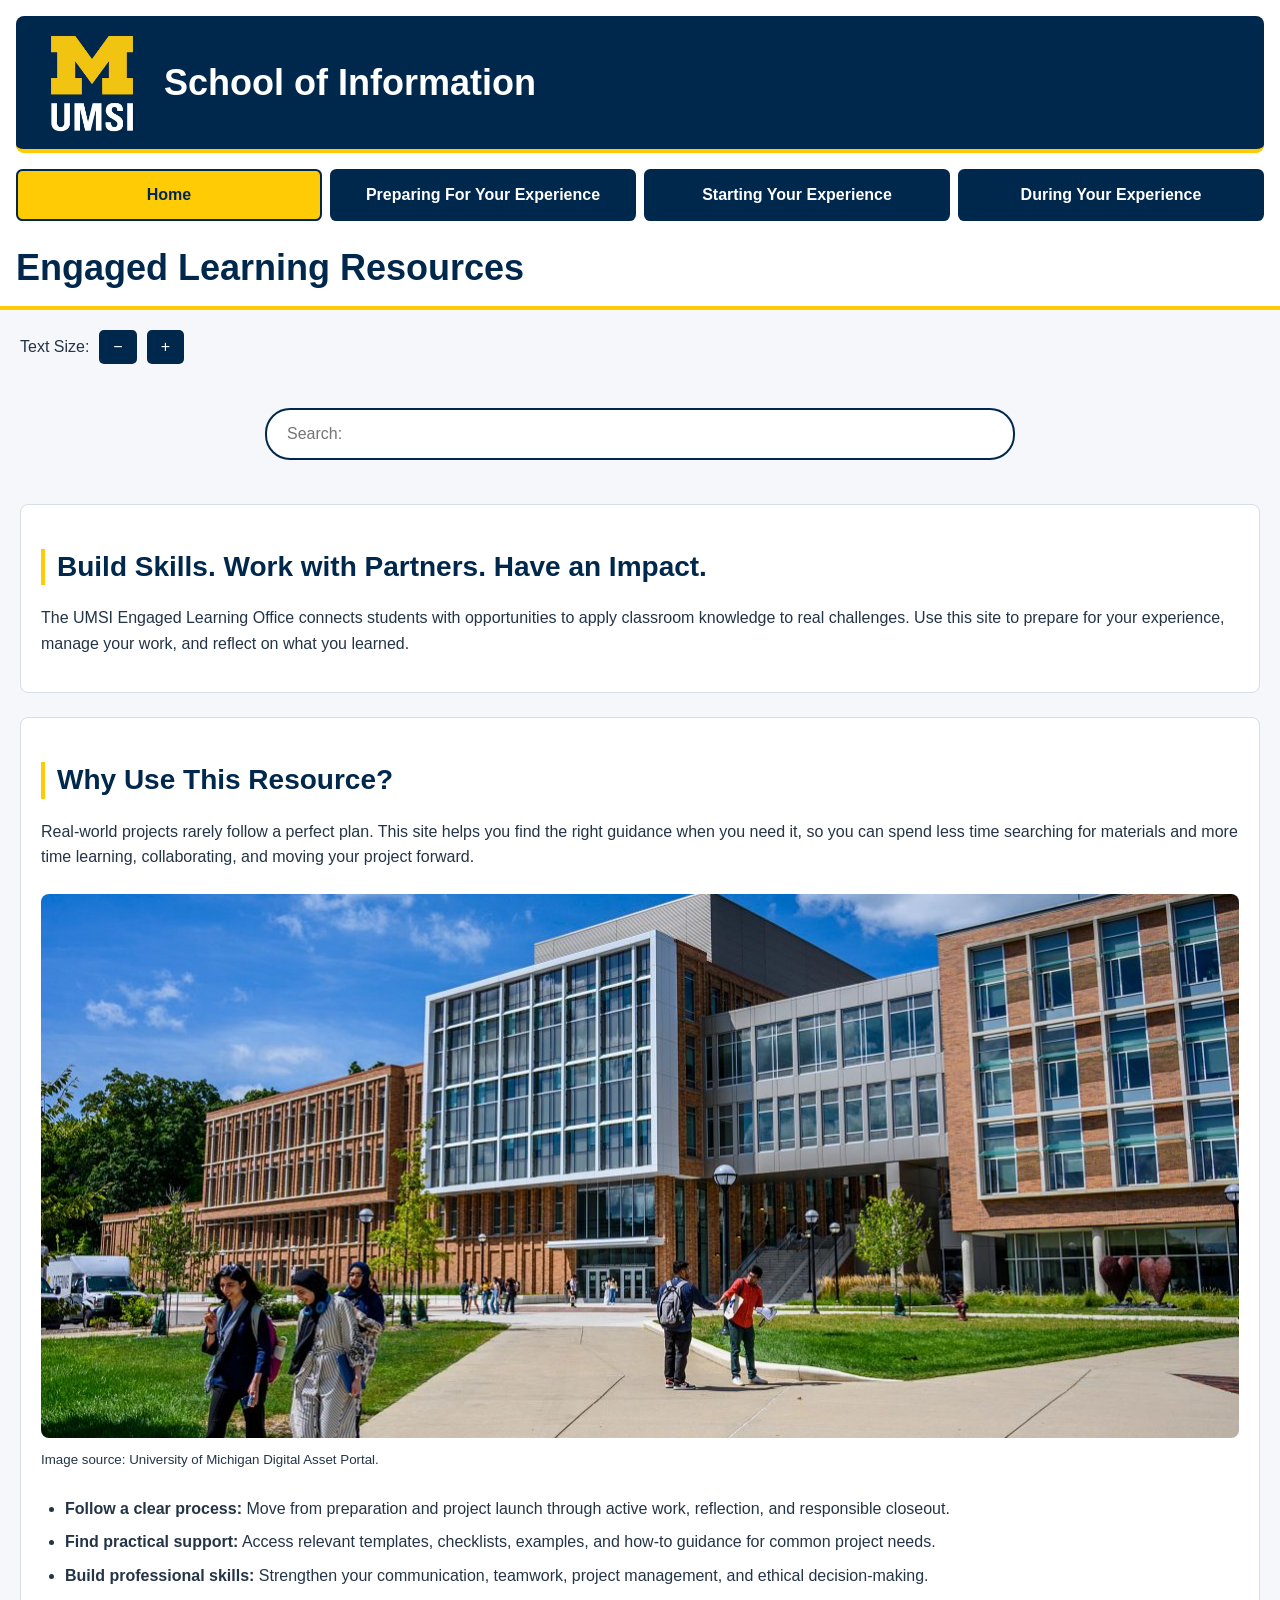
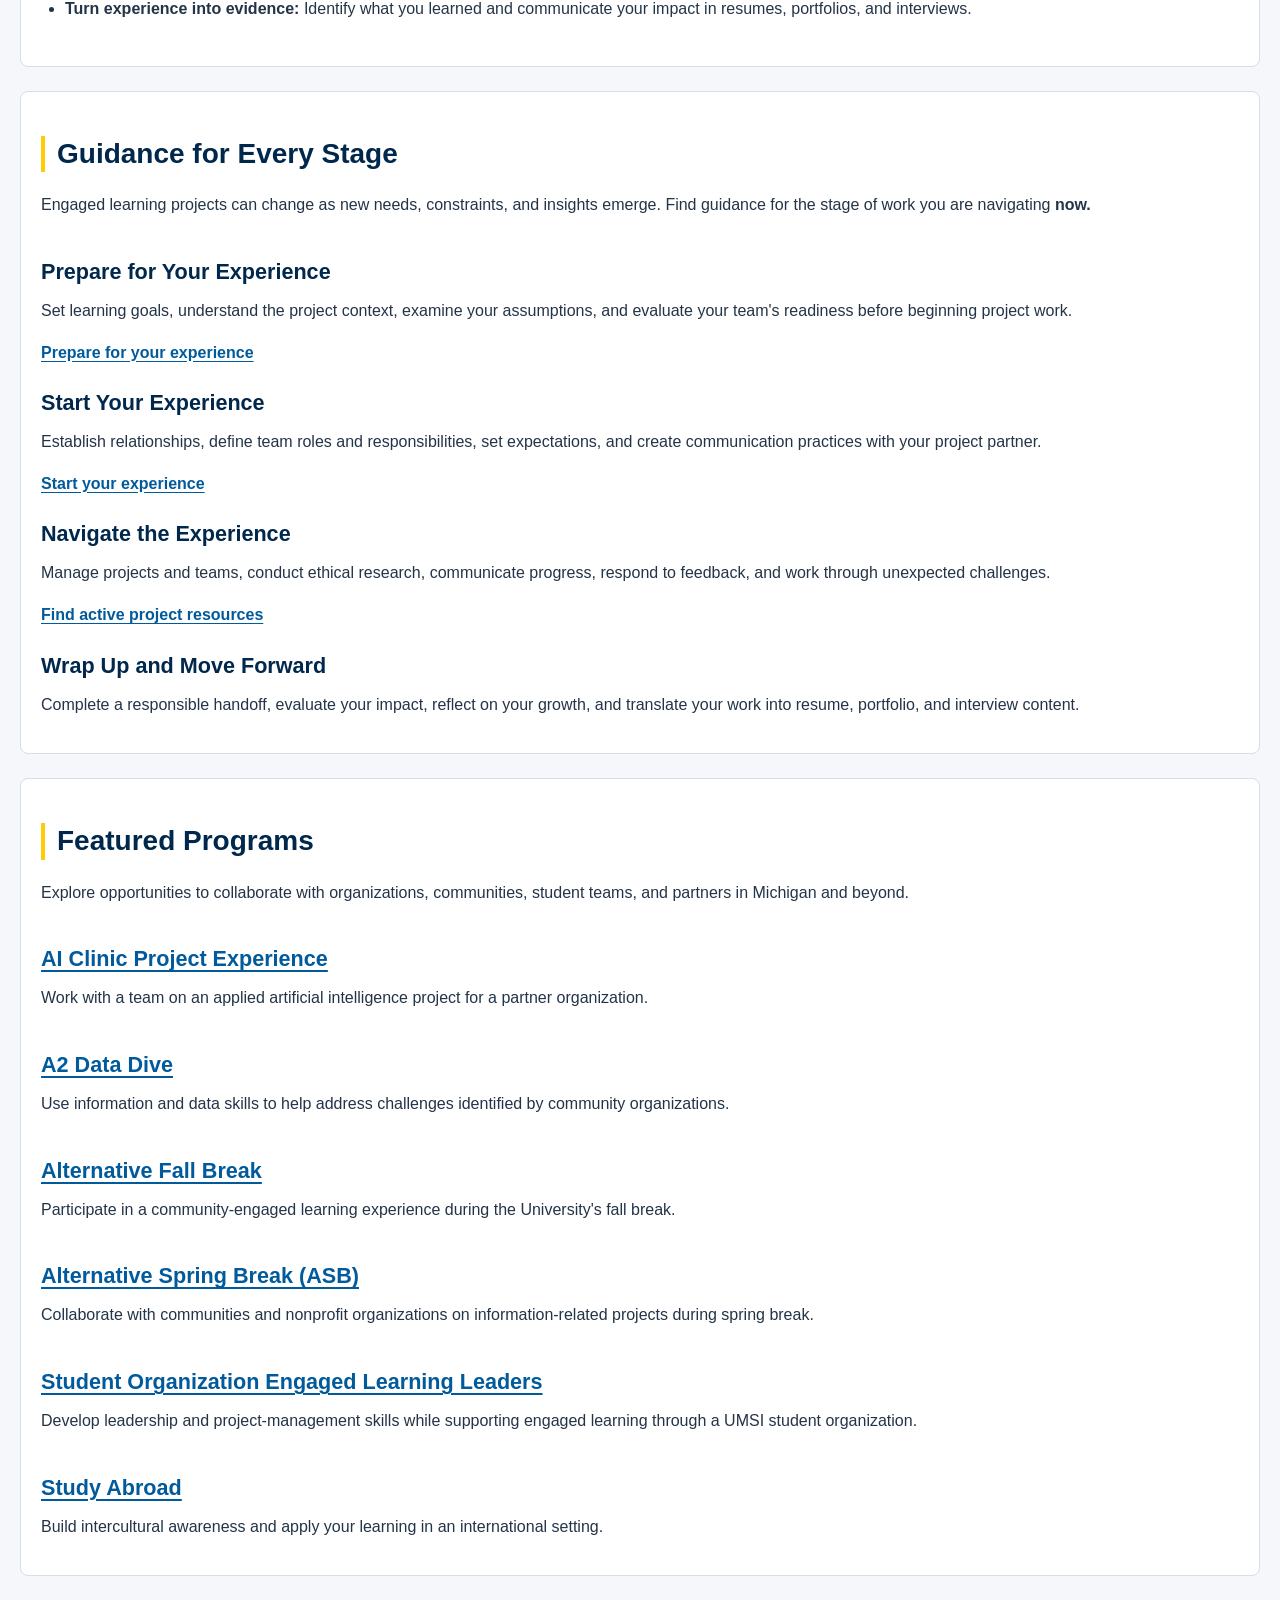
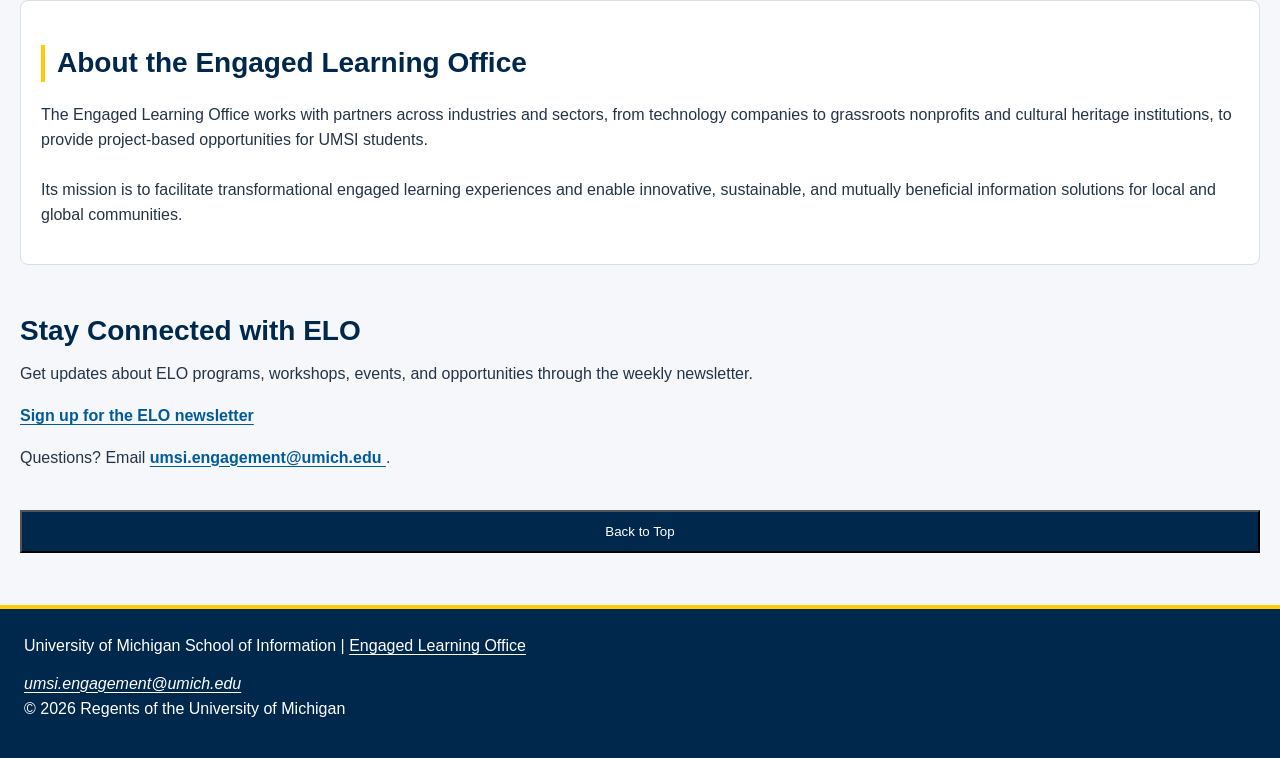
<file: index.html>
<!DOCTYPE html>
<html lang="en">
<head>
    <meta charset="UTF-8">
    <meta name="viewport" content="width=device-width, initial-scale=1.0">
    <link rel="stylesheet" href="css/html5reset.css">
    <link rel="stylesheet" href="css/style.css">
    <title>Engaged Learning Resources | UMSI</title>
</head>

<body>

    <header>
        <a href="#main">Skip to Main Content</a>

        <!-- <img src="images/UMSI_signature_vertical_informal_solidblue.jpg"
             alt="University of Michigan School of Information"> -->

        <div class="site-banner">
        <img
            src="images/UMSI_signature_vertical_informal_solidblue.jpg"
            alt="University of Michigan School of Information logo"
            class="banner-logo">
        <span class="banner-title">School of Information</span>
        </div>

        <nav>
            <ul>
                <li><a href="index.html" aria-current="page">Home</a></li>
                <li><a href="prep.html">Preparing For Your Experience</a></li>
                <li><a href="starting.html">Starting Your Experience</a></li>
                <li><a href="during.html">During Your Experience</a></li>
            </ul>
        </nav>

        <h1>Engaged Learning Resources</h1>
    </header>

    <main id="main">

    <div class="text-controls">
    <span>Text Size:</span>
    <button type="button" class="text-smaller" aria-label="Decrease text size">−</button>
    <button type="button" class="text-larger" aria-label="Increase text size">+</button>
    </div>

    <div class="search-container">
    <label for="site-search" class="visually-hidden">Search the website</label>
    <input type="search" id="site-search" class="site-search"
           placeholder="Search:">
    <div class="search-results" aria-live="polite"></div>
    </div>

        <section>
            <h2>Build Skills. Work with Partners. Have an Impact.</h2>

            <p>
                The UMSI Engaged Learning Office connects students with opportunities
                to apply classroom knowledge to real challenges. Use this site to
                prepare for your experience, manage your work, and reflect on what
                you learned.
            </p>

            <!-- <iframe
                width="560"
                height="315"
                src="https://www.youtube.com/embed/81ZO9RfIJEQ?si=tBp82YWZMl1u7CVS"
                title="YouTube video player"
                allow="accelerometer; autoplay; clipboard-write; encrypted-media; gyroscope; picture-in-picture; web-share"
                referrerpolicy="strict-origin-when-cross-origin"
                allowfullscreen>
            </iframe> -->
        </section>

        <section>
            <h2>Why Use This Resource?</h2>
            <p>
                Real-world projects rarely follow a perfect plan. This site helps you
                find the right guidance when you need it, so you can spend less time
                searching for materials and more time learning, collaborating, and
                moving your project forward.
            </p>

            <img
                class="home-image"
                src="images/UMSI_MastersOrientation_081825_15.jpg"
                alt="Students walking along a pathway outside a University of Michigan campus building.">
                <p>
                    <small>
                        Image source: University of Michigan Digital Asset Portal.
                    </small>
                </p>

            <ul>
                <li>
                    <strong>Follow a clear process:</strong>
                    Move from preparation and project launch through active work,
                    reflection, and responsible closeout.
                </li>

                <li>
                    <strong>Find practical support:</strong>
                    Access relevant templates, checklists, examples, and how-to
                    guidance for common project needs.
                </li>

                <li>
                    <strong>Build professional skills:</strong>
                    Strengthen your communication, teamwork, project management,
                    and ethical decision-making.
                </li>

                <li>
                    <strong>Turn experience into evidence:</strong>
                    Identify what you learned and communicate your impact in resumes,
                    portfolios, and interviews.
                </li>
            </ul>
        
        </section>

        <section>
            <h2>Guidance for Every Stage</h2>

            <p>
                Engaged learning projects can change as new needs, constraints, and
                insights emerge. Find guidance for the stage of work you are navigating
                <strong>now.</strong>
            </p>

            <article>
                <h3>Prepare for Your Experience</h3>

                <p>
                    Set learning goals, understand the project context, examine your
                    assumptions, and evaluate your team's readiness before beginning
                    project work.
                </p>

                <a href="prep.html">Prepare for your experience</a>
            </article>

            <article>
                <h3>Start Your Experience</h3>

                <p>
                    Establish relationships, define team roles and responsibilities,
                    set expectations, and create communication practices with your
                    project partner.
                </p>

                <a href="starting.html">Start your experience</a>
            </article>

            <article>
                <h3>Navigate the Experience</h3>

                <p>
                    Manage projects and teams, conduct ethical research, communicate
                    progress, respond to feedback, and work through unexpected
                    challenges.
                </p>

                <a href="during.html">Find active project resources</a>
            </article>

            <article>
                <h3>Wrap Up and Move Forward</h3>

                <p>
                    Complete a responsible handoff, evaluate your impact, reflect on
                    your growth, and translate your work into resume, portfolio, and
                    interview content.
                </p>
            </article>
        </section>

        <section>
            <h2>Featured Programs</h2>

            <p>
                Explore opportunities to collaborate with organizations, communities,
                student teams, and partners in Michigan and beyond.
            </p>

            <article>
                <h3>
                    <a href="https://mcompass.umich.edu/_portal/tds-program-brochure?programid=12810">
                        AI Clinic Project Experience
                    </a>
                </h3>

                <p>
                    Work with a team on an applied artificial intelligence project
                    for a partner organization.
                </p>
            </article>

            <article>
                <h3>
                    <a href="https://mcompass.umich.edu/_portal/tds-program-brochure?programid=12556">
                        A2 Data Dive
                    </a>
                </h3>

                <p>
                    Use information and data skills to help address challenges
                    identified by community organizations.
                </p>
            </article>

            <article>
                <h3>
                    <a href="https://mcompass.umich.edu/_portal/tds-program-brochure?programid=11297">
                        Alternative Fall Break
                    </a>
                </h3>

                <p>
                    Participate in a community-engaged learning experience during
                    the University's fall break.
                </p>
            </article>

            <article>
                <h3>
                    <a href="https://mcompass.umich.edu/_portal/tds-program-brochure?programid=10621">
                        Alternative Spring Break (ASB)
                    </a>
                </h3>

                <p>
                    Collaborate with communities and nonprofit organizations on
                    information-related projects during spring break.
                </p>
            </article>

            <article>
                <h3>
                    <a href="https://mcompass.umich.edu/_portal/tds-program-brochure?programid=12294">
                        Student Organization Engaged Learning Leaders
                    </a>
                </h3>

                <p>
                    Develop leadership and project-management skills while supporting
                    engaged learning through a UMSI student organization.
                </p>
            </article>

            <article>
                <h3>
                    <a href="https://www.si.umich.edu/student-life/study-abroad">
                        Study Abroad
                    </a>
                </h3>

                <p>
                    Build intercultural awareness and apply your learning in an
                    international setting.
                </p>
            </article>
        </section>

        <section>
            <h2>About the Engaged Learning Office</h2>

            <p>
                The Engaged Learning Office works with partners across industries
                and sectors, from technology companies to grassroots nonprofits and
                cultural heritage institutions, to provide project-based opportunities
                for UMSI students.
            </p>

            <p>
                Its mission is to facilitate transformational engaged learning
                experiences and enable innovative, sustainable, and mutually beneficial
                information solutions for local and global communities.
            </p>
        </section>

        <aside>
            <h2>Stay Connected with ELO</h2>

            <p>
                Get updates about ELO programs, workshops, events, and opportunities
                through the weekly newsletter.
            </p>

            <p>
                <a href="https://umsi.info/elo-newsletter">
                    Sign up for the ELO newsletter
                </a>
            </p>

            <p>
                Questions? Email
                <a href="mailto:umsi.engagement@umich.edu">
                    umsi.engagement@umich.edu
                </a>.
            </p>
        </aside>
    <button class="back-to-top">Back to Top</button>

    </main>

    <footer>
        <p>
            University of Michigan School of Information |
            <a href="https://www.si.umich.edu/programs/engaged-learning/about-engaged-learning-office">
                Engaged Learning Office
            </a>
        </p>

        <address>
            <a href="mailto:umsi.engagement@umich.edu">
                umsi.engagement@umich.edu
            </a>
        </address>

       <p>&copy; <span class="current-year"></span> Regents of the University of Michigan</p>
    </footer>
<script src="js/script.js"></script>
</body>

</html>
</file>
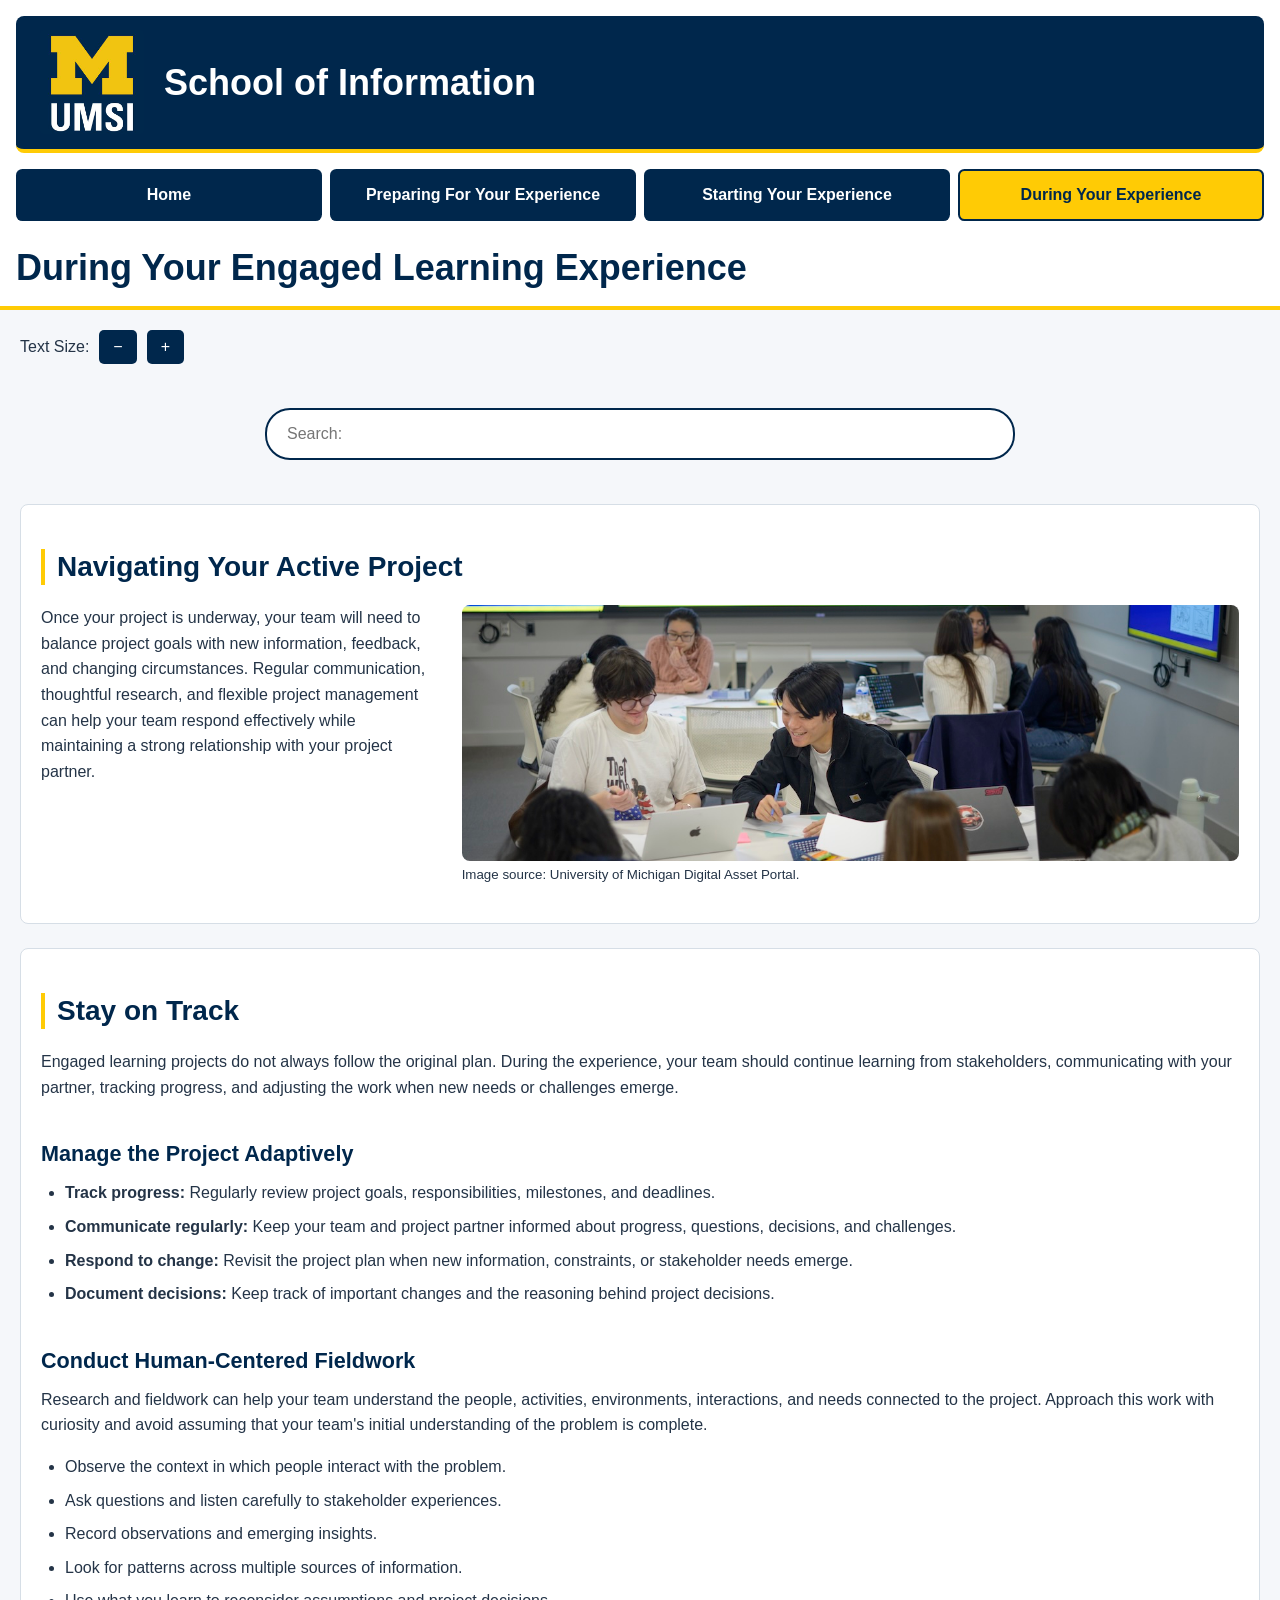
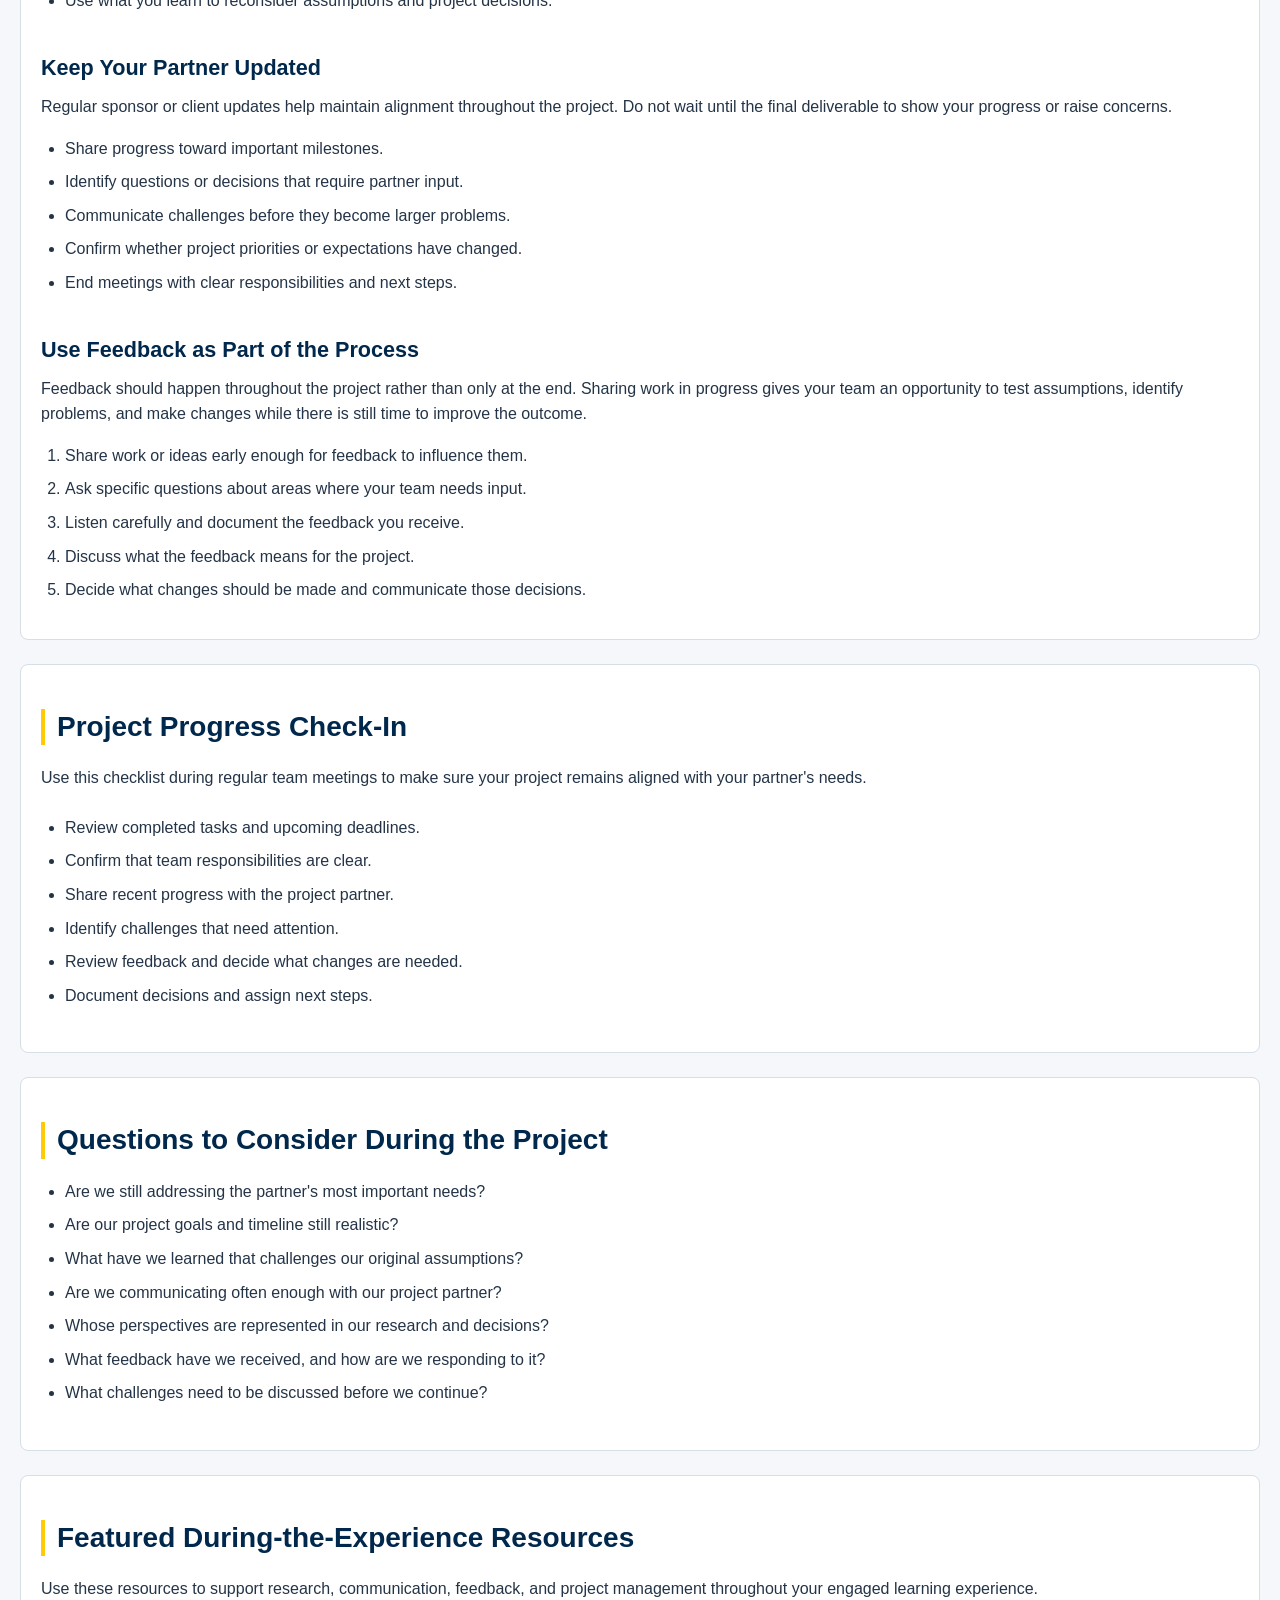
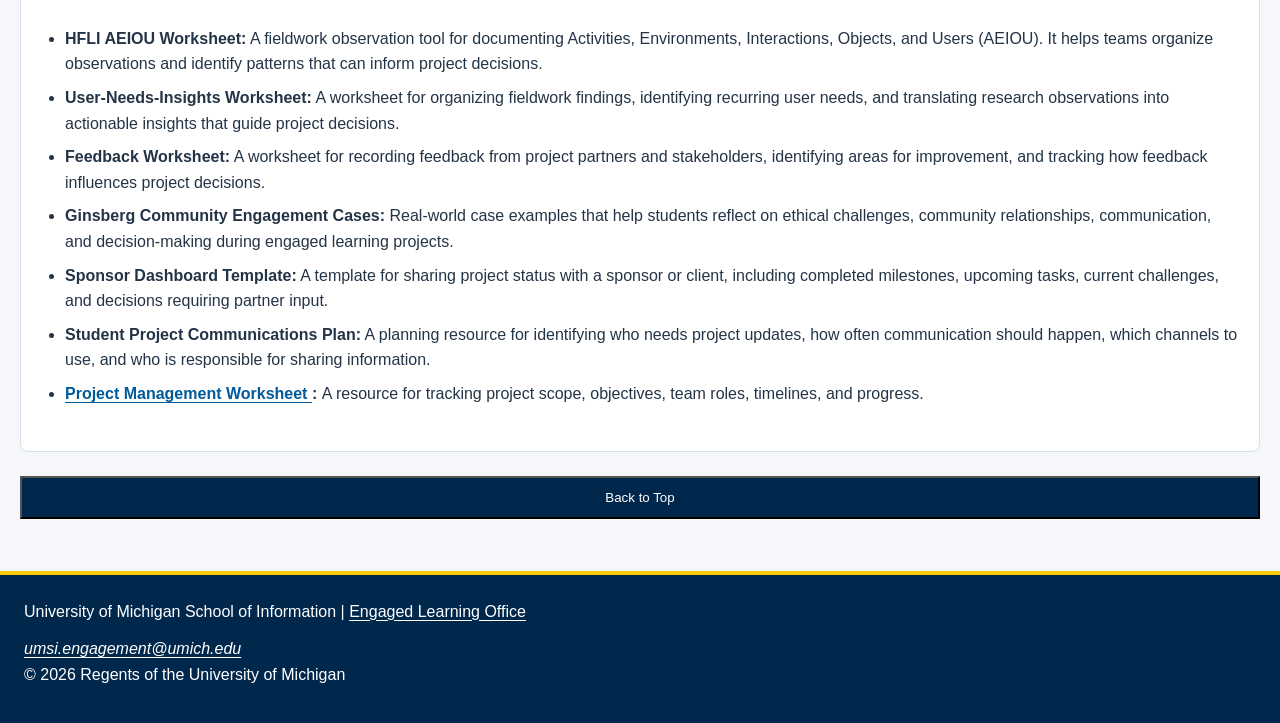
<file: during.html>
<!DOCTYPE html>
<html lang="en">

<head>
    <meta charset="UTF-8">
    <meta name="viewport" content="width=device-width, initial-scale=1.0">
    <link rel="stylesheet" href="css/html5reset.css">
    <link rel="stylesheet" href="css/style.css">    
    <title>During Your Experience | UMSI</title>
</head>

<body>

    <header>
        <a href="#main">Skip to Main Content</a>

        <div class="site-banner">
        <img
            src="images/UMSI_signature_vertical_informal_solidblue.jpg"
            alt="University of Michigan School of Information logo"
            class="banner-logo">
        <span class="banner-title">School of Information</span>
        </div>

        <nav>
            <ul>
                <li><a href="index.html">Home</a></li>
                <li><a href="prep.html">Preparing For Your Experience</a></li>
                <li><a href="starting.html">Starting Your Experience</a></li>
                <li><a href="during.html" aria-current="page" >During Your Experience</a></li>
            </ul>
        </nav>

        <h1>During Your Engaged Learning Experience</h1>
    </header>

    <main id="main">
    
    <div class="text-controls">
    <span>Text Size:</span>
    <button type="button" class="text-smaller" aria-label="Decrease text size">−</button>
    <button type="button" class="text-larger" aria-label="Increase text size">+</button>
    </div>
    
    <div class="search-container">
    <label for="site-search" class="visually-hidden">Search the website</label>
    <input type="search" id="site-search" class="site-search"
           placeholder="Search:">
    <div class="search-results" aria-live="polite"></div>
    </div>

        <section>
            <h2>Navigating Your Active Project</h2>
            <div class="intro-card-layout">
            <div>
            <p>
                Once your project is underway, your team will need to balance
                project goals with new information, feedback, and changing
                circumstances. Regular communication, thoughtful research, and
                flexible project management can help your team respond effectively
                while maintaining a strong relationship with your project partner.
            </p>
            </div>
            <div>
            <img
            class="during-image"
            src="images/UMSI_DesignJam_MixelStudio_11052025_04.jpeg"
            alt="Students collaborating in small groups during a workshop.">

            <p>
                <small>
                    Image source: University of Michigan Digital Asset Portal.
                </small>
            </p>
            </div>
            </div>
        </section>

        <section>
            <h2>Stay on Track</h2>

            <p>
                Engaged learning projects do not always follow the original plan.
                During the experience, your team should continue learning from
                stakeholders, communicating with your partner, tracking progress,
                and adjusting the work when new needs or challenges emerge.
            </p>

            <article>
                <h3>Manage the Project Adaptively</h3>

                <ul>
                    <li>
                        <strong>Track progress:</strong>
                        Regularly review project goals, responsibilities,
                        milestones, and deadlines.
                    </li>

                    <li>
                        <strong>Communicate regularly:</strong>
                        Keep your team and project partner informed about progress,
                        questions, decisions, and challenges.
                    </li>

                    <li>
                        <strong>Respond to change:</strong>
                        Revisit the project plan when new information, constraints,
                        or stakeholder needs emerge.
                    </li>

                    <li>
                        <strong>Document decisions:</strong>
                        Keep track of important changes and the reasoning behind
                        project decisions.
                    </li>
                </ul>
            </article>

            <article>
                <h3>Conduct Human-Centered Fieldwork</h3>

                <p>
                    Research and fieldwork can help your team understand the people,
                    activities, environments, interactions, and needs connected to
                    the project. Approach this work with curiosity and avoid assuming
                    that your team's initial understanding of the problem is complete.
                </p>

                <ul>
                    <li>Observe the context in which people interact with the problem.</li>
                    <li>Ask questions and listen carefully to stakeholder experiences.</li>
                    <li>Record observations and emerging insights.</li>
                    <li>Look for patterns across multiple sources of information.</li>
                    <li>Use what you learn to reconsider assumptions and project decisions.</li>
                </ul>
            </article>

            <article>
                <h3>Keep Your Partner Updated</h3>

                <p>
                    Regular sponsor or client updates help maintain alignment
                    throughout the project. Do not wait until the final deliverable
                    to show your progress or raise concerns.
                </p>

                <ul>
                    <li>Share progress toward important milestones.</li>
                    <li>Identify questions or decisions that require partner input.</li>
                    <li>Communicate challenges before they become larger problems.</li>
                    <li>Confirm whether project priorities or expectations have changed.</li>
                    <li>End meetings with clear responsibilities and next steps.</li>
                </ul>
            </article>

            <article>
                <h3>Use Feedback as Part of the Process</h3>

                <p>
                    Feedback should happen throughout the project rather than only
                    at the end. Sharing work in progress gives your team an
                    opportunity to test assumptions, identify problems, and make
                    changes while there is still time to improve the outcome.
                </p>

                <ol>
                    <li>Share work or ideas early enough for feedback to influence them.</li>
                    <li>Ask specific questions about areas where your team needs input.</li>
                    <li>Listen carefully and document the feedback you receive.</li>
                    <li>Discuss what the feedback means for the project.</li>
                    <li>Decide what changes should be made and communicate those decisions.</li>
                </ol>
            </article>
        </section>

        <section>
            <h2>Project Progress Check-In</h2>
        
            <p>
                Use this checklist during regular team meetings to make sure
                your project remains aligned with your partner's needs.
            </p>
        
            <ul>
                <li>Review completed tasks and upcoming deadlines.</li>
                <li>Confirm that team responsibilities are clear.</li>
                <li>Share recent progress with the project partner.</li>
                <li>Identify challenges that need attention.</li>
                <li>Review feedback and decide what changes are needed.</li>
                <li>Document decisions and assign next steps.</li>
            </ul>
        </section>

        <section>
            <h2>Questions to Consider During the Project</h2>

            <ul>
                <li>Are we still addressing the partner's most important needs?</li>
                <li>Are our project goals and timeline still realistic?</li>
                <li>What have we learned that challenges our original assumptions?</li>
                <li>Are we communicating often enough with our project partner?</li>
                <li>Whose perspectives are represented in our research and decisions?</li>
                <li>What feedback have we received, and how are we responding to it?</li>
                <li>What challenges need to be discussed before we continue?</li>
            </ul>
        </section>

        <section>
            <h2>Featured During-the-Experience Resources</h2>

            <p>
                Use these resources to support research, communication, feedback,
                and project management throughout your engaged learning experience.
            </p>

            <ul>
                <li>
                    <strong>HFLI AEIOU Worksheet:</strong>
                    A fieldwork observation tool for documenting Activities,
                    Environments, Interactions, Objects, and Users (AEIOU).
                    It helps teams organize observations and identify patterns
                    that can inform project decisions.
                </li>

                <li>
                    <strong>User-Needs-Insights Worksheet:</strong>
                    A worksheet for organizing fieldwork findings, identifying
                    recurring user needs, and translating research observations
                    into actionable insights that guide project decisions.
                </li>

                <li>
                    <strong>Feedback Worksheet:</strong>
                    A worksheet for recording feedback from project partners
                    and stakeholders, identifying areas for improvement,
                    and tracking how feedback influences project decisions.
                </li>

                <li>
                    <strong>Ginsberg Community Engagement Cases:</strong>
                    Real-world case examples that help students reflect on
                    ethical challenges, community relationships, communication,
                    and decision-making during engaged learning projects.
                </li>

                <li>
                    <strong>Sponsor Dashboard Template:</strong>
                    A template for sharing project status with a sponsor or
                    client, including completed milestones, upcoming tasks,
                    current challenges, and decisions requiring partner input.
                </li>

                <li>
                    <strong>Student Project Communications Plan:</strong>
                    A planning resource for identifying who needs project updates,
                    how often communication should happen, which channels to use,
                    and who is responsible for sharing information.
                </li>

                <li>
                    <strong>
                        <a href="https://docs.google.com/document/d/1twc-7TYWmb_PNrOBiDI1NuJqJAuhluTICr22GRd_NLc/edit?usp=drive_link">
                        Project Management Worksheet
                        </a>:
                    </strong>
                    A resource for tracking project scope, objectives, team roles,
                    timelines, and progress.
                </li>
            </ul>
        </section>
    <button class="back-to-top">Back to Top</button>

    </main>

    <footer>
        <p>
            University of Michigan School of Information |
            <a href="https://www.si.umich.edu/programs/engaged-learning/about-engaged-learning-office">
                Engaged Learning Office
            </a>
        </p>

        <address>
            <a href="mailto:umsi.engagement@umich.edu">
                umsi.engagement@umich.edu
            </a>
        </address>

        <p>&copy; <span class="current-year"></span> Regents of the University of Michigan</p>
    </footer>
<script src="js/script.js"></script>
</body>

</html>
</file>
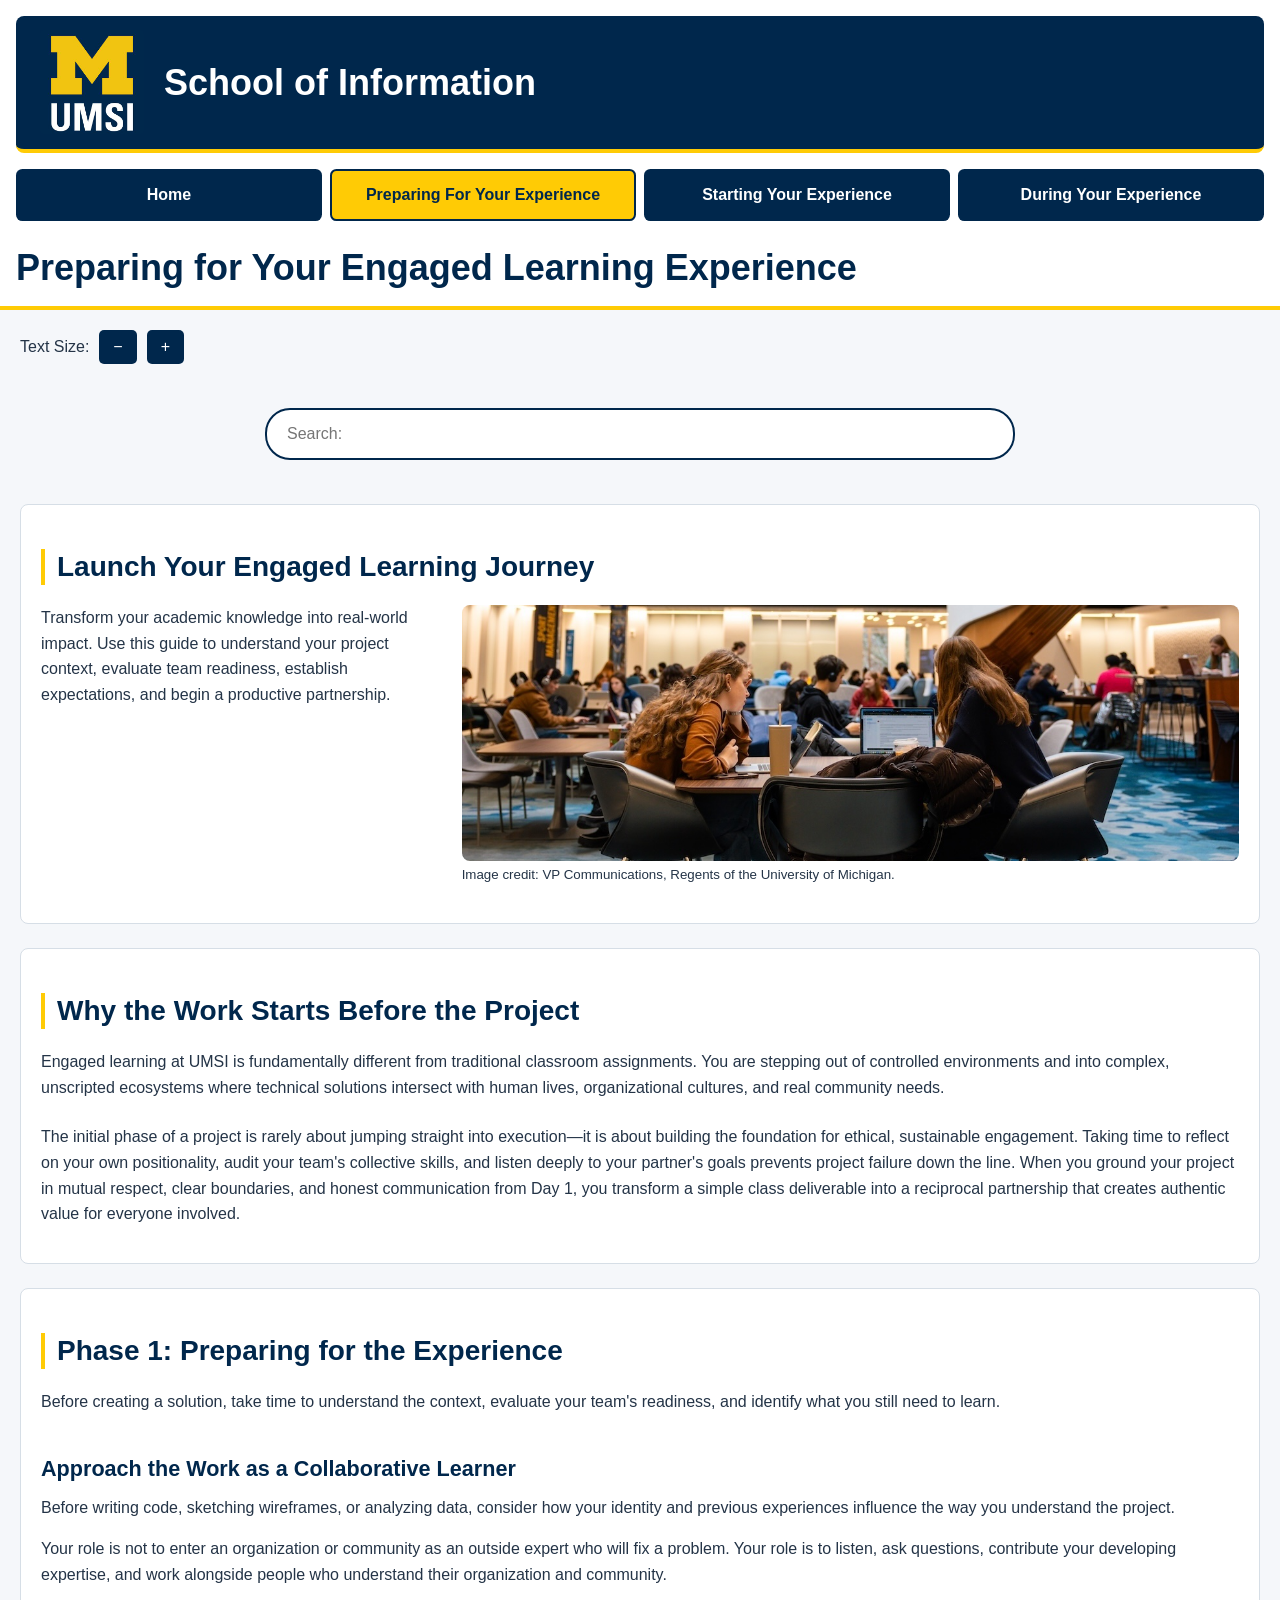
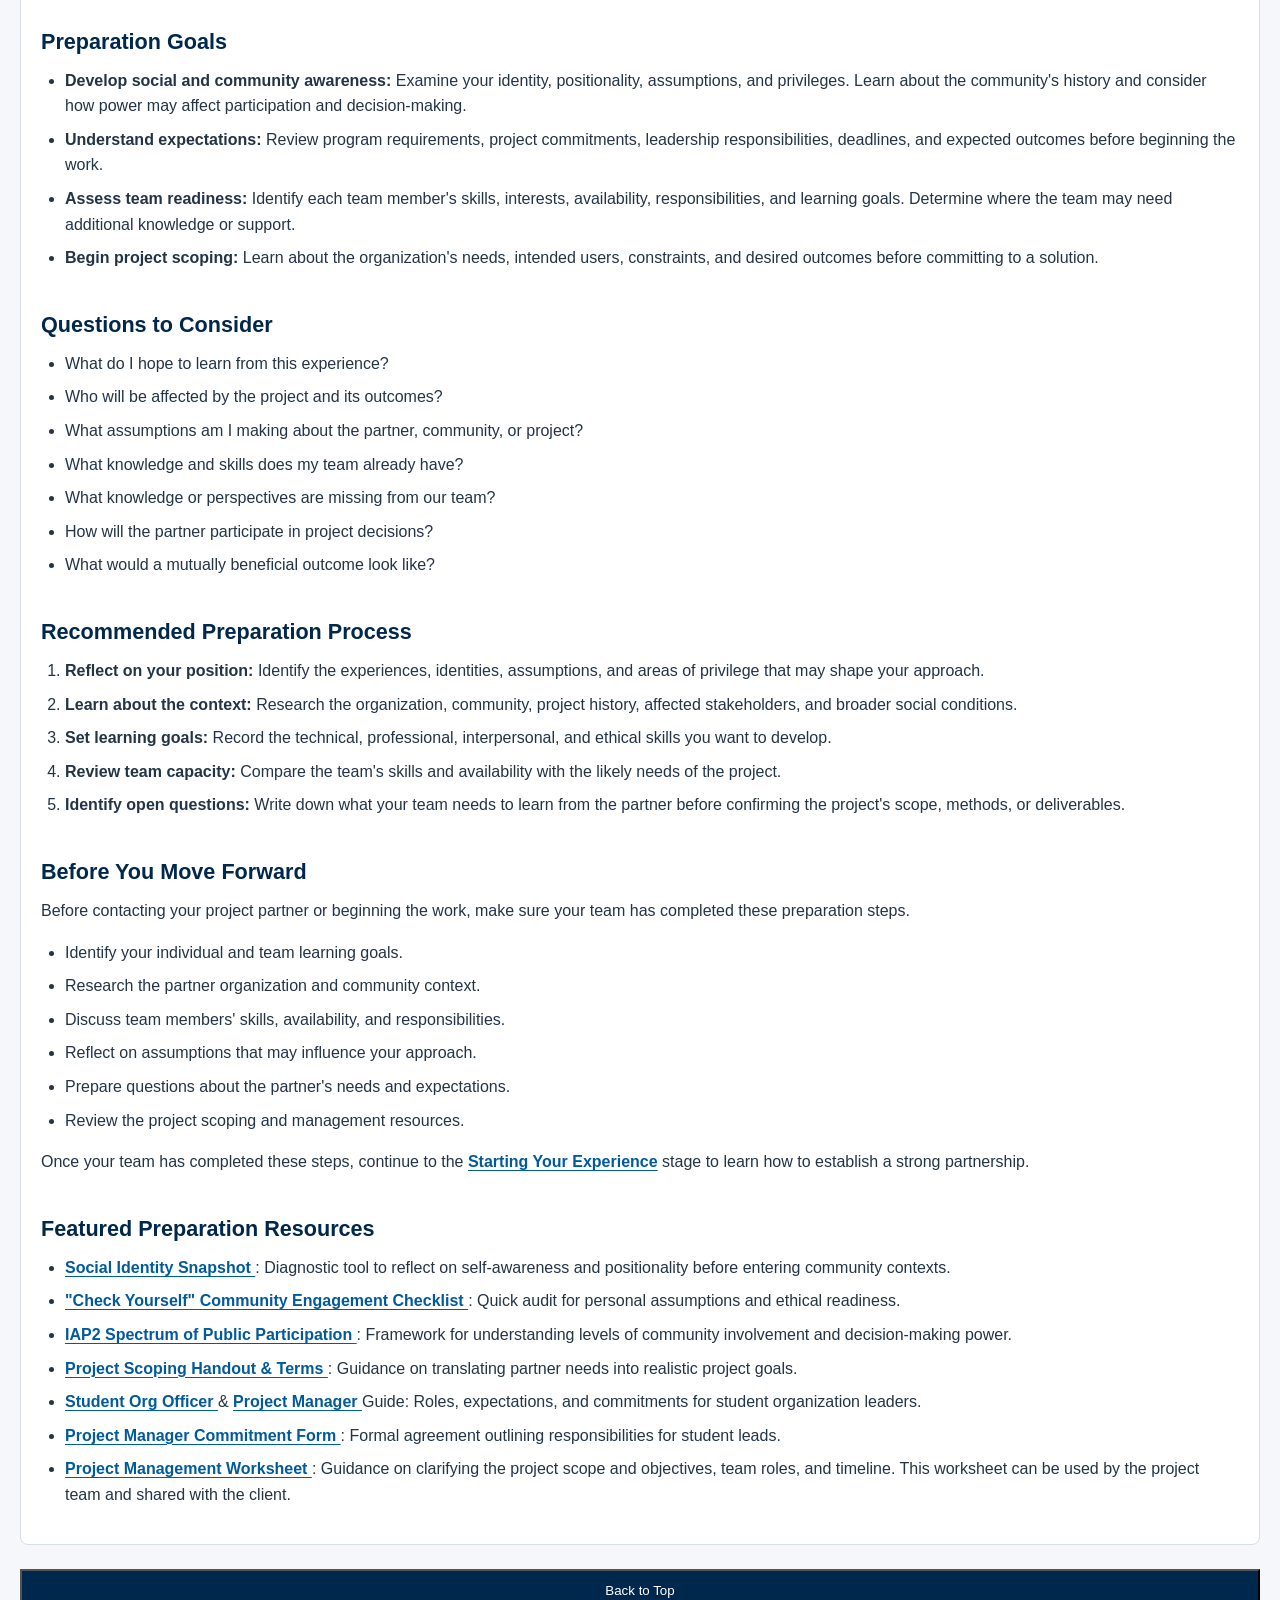
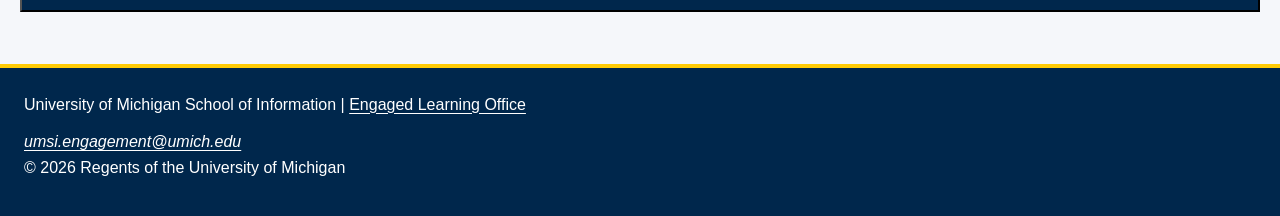
<file: prep.html>
<!DOCTYPE html>
<html lang="en">

<head>
    <meta charset="UTF-8">
    <meta name="viewport" content="width=device-width, initial-scale=1.0">
    <link rel="stylesheet" href="css/html5reset.css">
    <link rel="stylesheet" href="css/style.css">
    <title>Preparing for Your Experience | UMSI</title>
</head>

<body>

    <header>
        <a href="#main">Skip to Main Content</a>

        <div class="site-banner">
        <img
            src="images/UMSI_signature_vertical_informal_solidblue.jpg"
            alt="University of Michigan School of Information logo"
            class="banner-logo">
        <span class="banner-title">School of Information</span>
        </div>

        <nav>
            <ul>
                <li><a href="index.html">Home</a></li>
                <li><a href="prep.html" aria-current="page">Preparing For Your Experience</a></li>
                <li><a href="starting.html">Starting Your Experience</a></li>
                <li><a href="during.html">During Your Experience</a></li>
            </ul>
        </nav>

        <h1>Preparing for Your Engaged Learning Experience</h1>
    </header>

    <main id="main">

    <div class="text-controls">
    <span>Text Size:</span>
    <button type="button" class="text-smaller" aria-label="Decrease text size">−</button>
    <button type="button" class="text-larger" aria-label="Increase text size">+</button>
    </div>

    <div class="search-container">
    <label for="site-search" class="visually-hidden">Search the website</label>
    <input type="search" id="site-search" class="site-search"
           placeholder="Search:">
    <div class="search-results" aria-live="polite"></div>
    </div>

        <section>
            <h2>Launch Your Engaged Learning Journey</h2>
            <div class = "intro-card-layout">
            <div>
            <p>
                Transform your academic knowledge into real-world impact. Use this
                guide to understand your project context, evaluate team readiness,
                establish expectations, and begin a productive partnership.
            </p>
            </div>
            <div>
            <img
                class="prep-start-image"
                src="images/MCOMMONS-FirstWeeksWinter2026-079.jpg"
                alt="Students studying and collaborating at tables in a University of Michigan campus space.">

            <p>
            <small>Image credit: VP Communications, Regents of the University of Michigan.</small>
            </p>
            </div>
        </div>
        </section>

        <section>
            <h2>Why the Work Starts Before the Project</h2>

            <p>
                Engaged learning at UMSI is fundamentally different from traditional
                classroom assignments. You are stepping out of controlled environments
                and into complex, unscripted ecosystems where technical solutions
                intersect with human lives, organizational cultures, and real
                community needs.
            </p>

            <p>
                The initial phase of a project is rarely about jumping straight into
                execution—it is about building the foundation for ethical, sustainable
                engagement. Taking time to reflect on your own positionality, audit
                your team's collective skills, and listen deeply to your partner's
                goals prevents project failure down the line. When you ground your
                project in mutual respect, clear boundaries, and honest communication
                from Day 1, you transform a simple class deliverable into a reciprocal
                partnership that creates authentic value for everyone involved.
            </p>
        </section>

        
        <section>
            <h2>Phase 1: Preparing for the Experience</h2>

            <p>
                Before creating a solution, take time to understand the context,
                evaluate your team's readiness, and identify what you still need
                to learn.
            </p>

            
            <article>
                <h3>Approach the Work as a Collaborative Learner</h3>

                <p>
                    Before writing code, sketching wireframes, or analyzing data,
                    consider how your identity and previous experiences influence
                    the way you understand the project.
                </p>

                <p>
                    Your role is not to enter an organization or community as an
                    outside expert who will fix a problem. Your role is to listen,
                    ask questions, contribute your developing expertise, and work
                    alongside people who understand their organization and community.
                </p>
            </article>

            <article>
                <h3>Preparation Goals</h3>

                <ul>
                    <li>
                        <strong>Develop social and community awareness:</strong>
                        Examine your identity, positionality, assumptions, and
                        privileges. Learn about the community's history and consider
                        how power may affect participation and decision-making.
                    </li>

                    <li>
                        <strong>Understand expectations:</strong>
                        Review program requirements, project commitments, leadership
                        responsibilities, deadlines, and expected outcomes before
                        beginning the work.
                    </li>

                    <li>
                        <strong>Assess team readiness:</strong>
                        Identify each team member's skills, interests, availability,
                        responsibilities, and learning goals. Determine where the team
                        may need additional knowledge or support.
                    </li>

                    <li>
                        <strong>Begin project scoping:</strong>
                        Learn about the organization's needs, intended users,
                        constraints, and desired outcomes before committing to a
                        solution.
                    </li>
                </ul>
            </article>

            <article>
                <h3>Questions to Consider</h3>

                <ul>
                    <li>What do I hope to learn from this experience?</li>
                    <li>Who will be affected by the project and its outcomes?</li>
                    <li>What assumptions am I making about the partner, community, or project?</li>
                    <li>What knowledge and skills does my team already have?</li>
                    <li>What knowledge or perspectives are missing from our team?</li>
                    <li>How will the partner participate in project decisions?</li>
                    <li>What would a mutually beneficial outcome look like?</li>
                </ul>
            </article>

            <article>
                <h3>Recommended Preparation Process</h3>

                <ol>
                    <li>
                        <strong>Reflect on your position:</strong>
                        Identify the experiences, identities, assumptions, and areas
                        of privilege that may shape your approach.
                    </li>

                    <li>
                        <strong>Learn about the context:</strong>
                        Research the organization, community, project history,
                        affected stakeholders, and broader social conditions.
                    </li>

                    <li>
                        <strong>Set learning goals:</strong>
                        Record the technical, professional, interpersonal, and ethical
                        skills you want to develop.
                    </li>

                    <li>
                        <strong>Review team capacity:</strong>
                        Compare the team's skills and availability with the likely
                        needs of the project.
                    </li>

                    <li>
                        <strong>Identify open questions:</strong>
                        Write down what your team needs to learn from the partner
                        before confirming the project's scope, methods, or deliverables.
                    </li>
                </ol>
            </article>
            <article>

                <h3>Before You Move Forward</h3>

                <p>
                    Before contacting your project partner or beginning the work,
                    make sure your team has completed these preparation steps.
                </p>

                <ul>
                    <li>Identify your individual and team learning goals.</li>
                    <li>Research the partner organization and community context.</li>
                    <li>Discuss team members' skills, availability, and responsibilities.</li>
                    <li>Reflect on assumptions that may influence your approach.</li>
                    <li>Prepare questions about the partner's needs and expectations.</li>
                    <li>Review the project scoping and management resources.</li>
                </ul>

                <p>
                    Once your team has completed these steps, continue to the
                    <a href="starting.html">Starting Your Experience</a> stage
                    to learn how to establish a strong partnership.
                </p>

            </article>
            <article>
                <h3>Featured Preparation Resources</h3>

                <ul>
                    <li>
                        <a href="https://sites.lsa.umich.edu/equitable-teaching/social-identity-snapshot">
                            Social Identity Snapshot
                        </a>:
                        Diagnostic tool to reflect on self-awareness and positionality
                        before entering community contexts.
                    </li>

                    <li>
                        <a href="https://docs.google.com/document/d/1Qt9YeStVwDHjwJhOLAz42JSNQR2lFMurdUtxtdrGkuc/edit?tab=t.0#heading=h.ch0bvccjkrzn">
                            "Check Yourself" Community Engagement Checklist
                        </a>:
                        Quick audit for personal assumptions and ethical readiness.
                    </li>

                    <li>
                        <a href="https://drive.google.com/file/d/1zc1RNlrDxV51-muOERdDTnINQcquJpOA/view?usp=sharing">
                            IAP2 Spectrum of Public Participation
                        </a>:
                        Framework for understanding levels of community involvement
                        and decision-making power.
                    </li>

                    <li>
                        <a href="https://docs.google.com/document/d/1TrEDolwmOIlXgYgAP9VvlOGoYOwFfe6KxzZOgZSVYVw/edit?usp=drive_link">
                            Project Scoping Handout &amp; Terms
                        </a>:
                        Guidance on translating partner needs into realistic project goals.
                    </li>

                    <li>
                        <a href="https://docs.google.com/document/d/1AexsV_JeSd0kRUBbcifZpfBu6y6Zi8Y0iJScp1I3gkM/edit?usp=drive_link">
                            Student Org Officer
                        </a>
                        &amp;
                        <a href="https://docs.google.com/document/u/0/d/1uwOOS0TrXWzcSShj8DUFpckWo0t1UNu_Q7WVbZnLhX0/edit">
                            Project Manager
                        </a>
                        Guide: Roles, expectations, and commitments for student
                        organization leaders.
                    </li>

                    <li>
                        <a href="https://docs.google.com/document/d/1U4lCNGyWKJ3C2i_VgFqAR45Z4zF1FehuthuqT-M2wdI/edit?usp=drive_link">
                            Project Manager Commitment Form
                        </a>:
                        Formal agreement outlining responsibilities for student leads.
                    </li>

                    <li>
                        <a href="https://docs.google.com/document/d/1twc-7TYWmb_PNrOBiDI1NuJqJAuhluTICr22GRd_NLc/edit?usp=drive_link">
                            Project Management Worksheet
                        </a>:
                        Guidance on clarifying the project scope and objectives, team
                        roles, and timeline. This worksheet can be used by the project
                        team and shared with the client.
                    </li>
                </ul>
            </article>
        </section>
   <button class="back-to-top">Back to Top</button>

    </main>

    <footer>
        <p>
            University of Michigan School of Information |
            <a href="https://www.si.umich.edu/programs/engaged-learning/about-engaged-learning-office">
                Engaged Learning Office
            </a>
        </p>

        <address>
            <a href="mailto:umsi.engagement@umich.edu">
                umsi.engagement@umich.edu
            </a>
        </address>

        <p>&copy; <span class="current-year"></span> Regents of the University of Michigan</p>
    </footer>
<script src="js/script.js"></script>
</body>

</html>
</file>
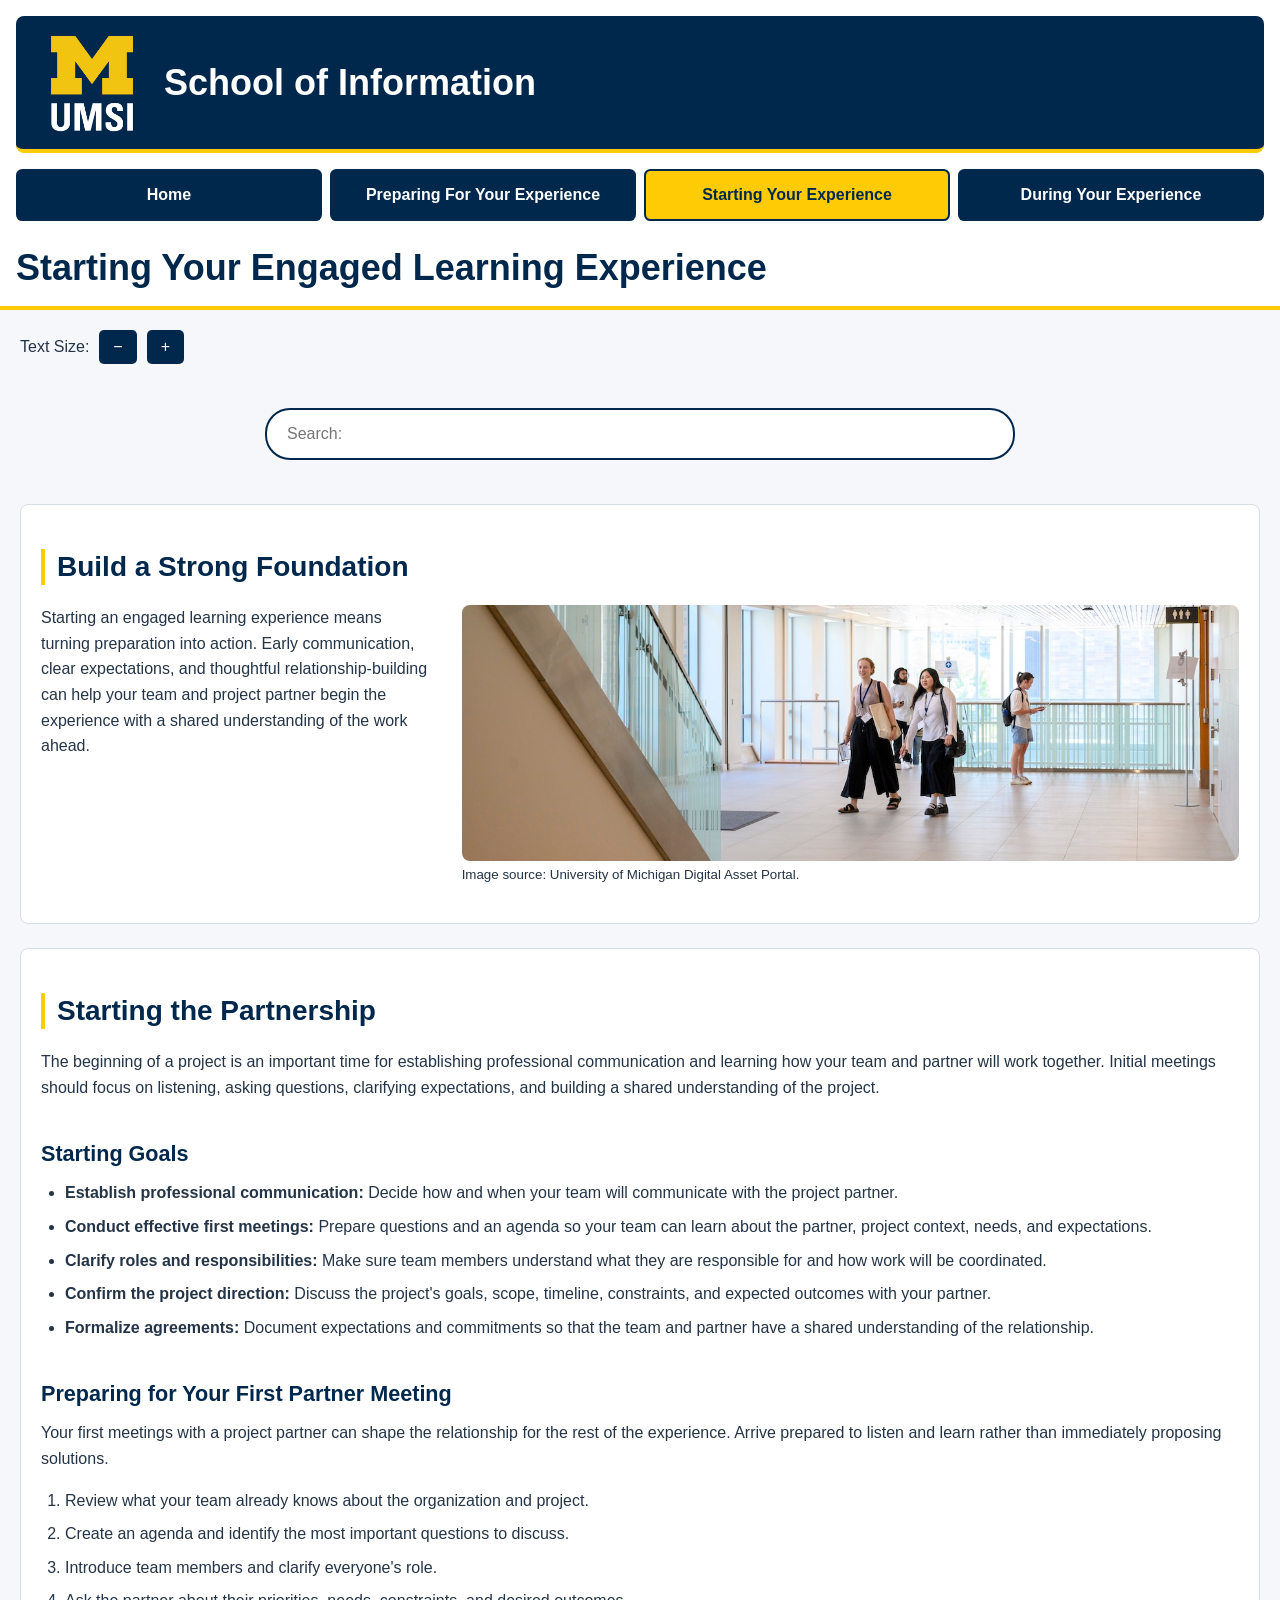
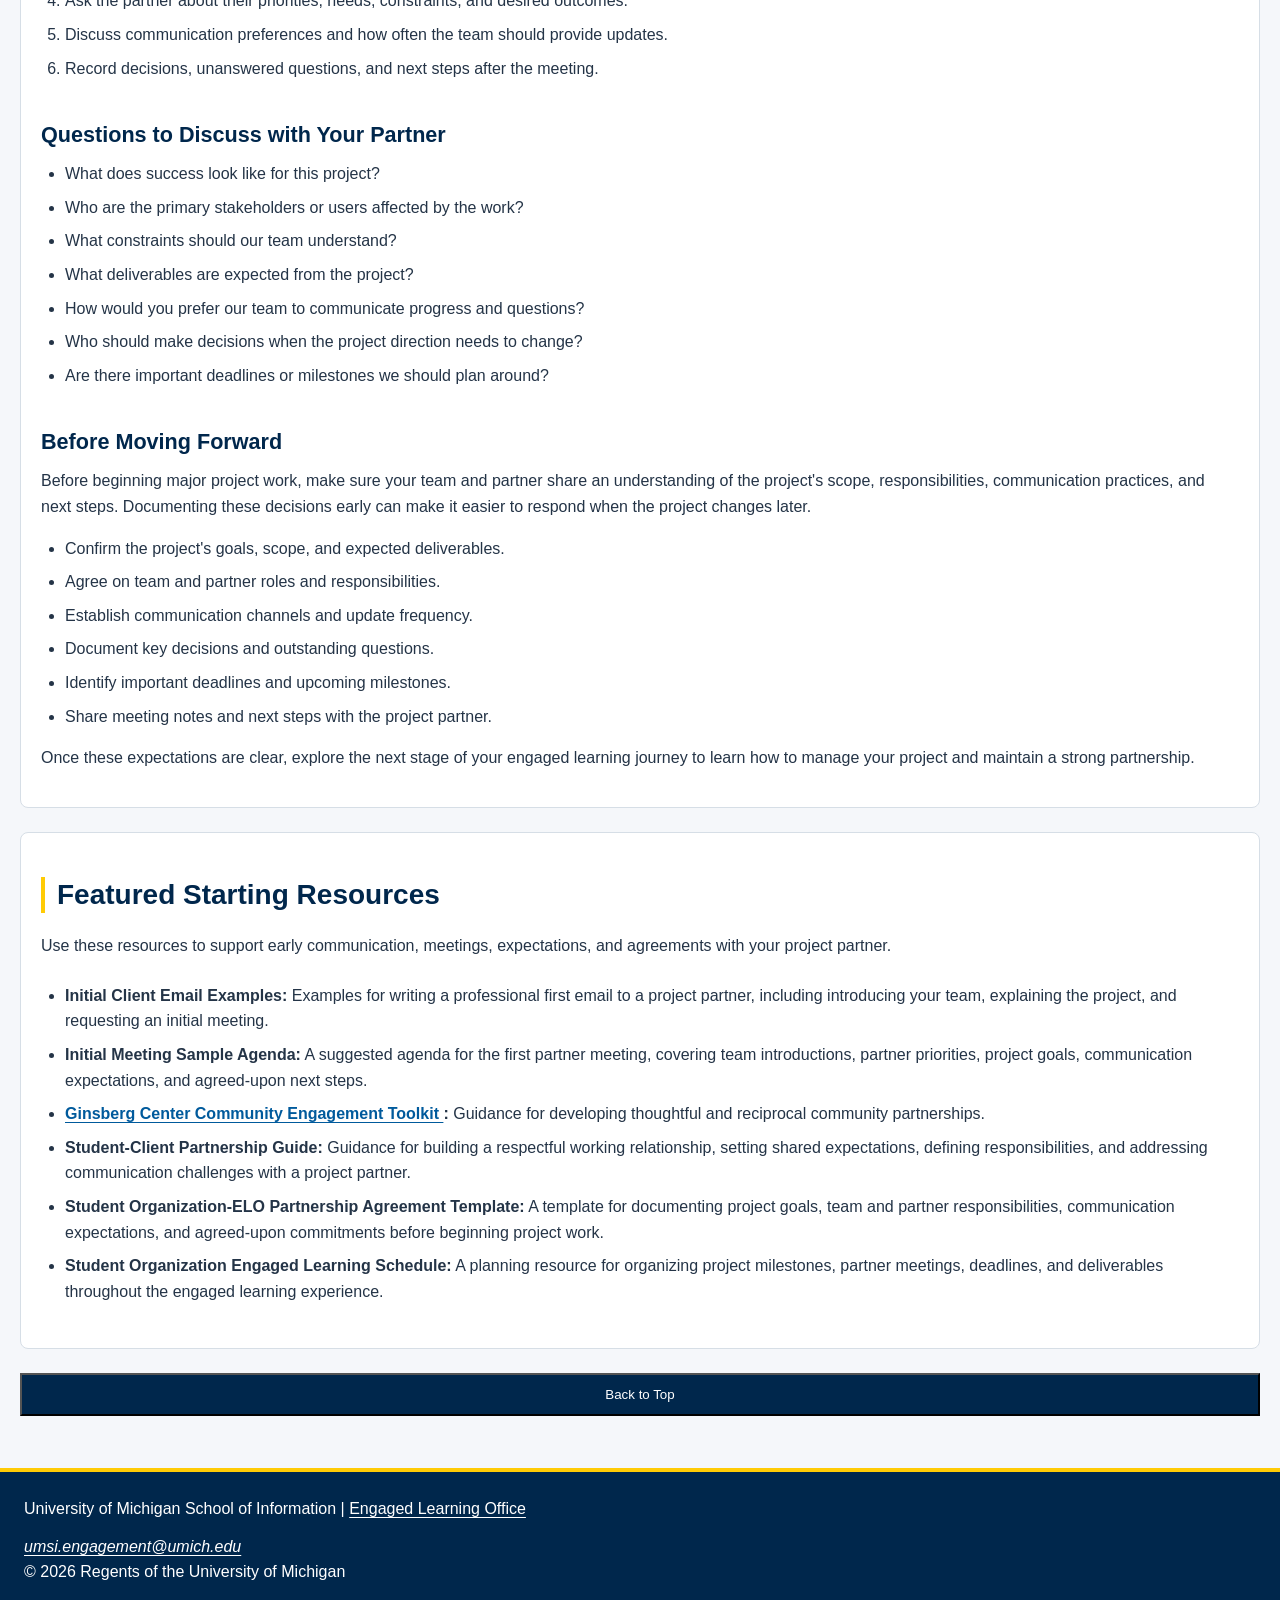
<file: starting.html>
<!DOCTYPE html>
<html lang="en">

<head>
    <meta charset="UTF-8">
    <meta name="viewport" content="width=device-width, initial-scale=1.0">
    <link rel="stylesheet" href="css/html5reset.css">
    <link rel="stylesheet" href="css/style.css">
    <title>Starting Your Experience | UMSI</title>
</head>

<body>

    <header>
        <a href="#main">Skip to Main Content</a>

        <div class="site-banner">
        <img
            src="images/UMSI_signature_vertical_informal_solidblue.jpg"
            alt="University of Michigan School of Information logo"
            class="banner-logo">
        <span class="banner-title">School of Information</span>
        </div>

        <nav>
            <ul>
                <li><a href="index.html">Home</a></li>
                <li><a href="prep.html">Preparing For Your Experience</a></li>
                <li><a href="starting.html" aria-current="page" >Starting Your Experience</a></li>
                <li><a href="during.html">During Your Experience</a></li>
            </ul>
        </nav>

        <h1>Starting Your Engaged Learning Experience</h1>
    </header>

    <main id="main">
    
    <div class="text-controls">
    <span>Text Size:</span>
    <button type="button" class="text-smaller" aria-label="Decrease text size">−</button>
    <button type="button" class="text-larger" aria-label="Increase text size">+</button>
    </div>

    <div class="search-container">
    <label for="site-search" class="visually-hidden">Search the website</label>
    <input type="search" id="site-search" class="site-search"
           placeholder="Search:">
    <div class="search-results" aria-live="polite"></div>
    </div>

        <section>
            <h2>Build a Strong Foundation</h2>
            <div class="intro-card-layout">
            <div>
            <p>
                Starting an engaged learning experience means turning preparation
                into action. Early communication, clear expectations, and thoughtful
                relationship-building can help your team and project partner begin
                the experience with a shared understanding of the work ahead.
            </p>
            </div>
            <div>
            <img
                class="prep-start-image"
                src="images/UMSI_MastersOrientation_081825_19.jpg"
                alt="Students walking through a bright University of Michigan campus building.">

                <p>
                    <small>
                        Image source: University of Michigan Digital Asset Portal.
                    </small>
                </p>
            </div>
        </div>
        </section>
        <section>
            <h2>Starting the Partnership</h2>

            <p>
                The beginning of a project is an important time for establishing
                professional communication and learning how your team and partner
                will work together. Initial meetings should focus on listening,
                asking questions, clarifying expectations, and building a shared
                understanding of the project.
            </p>

            <article>
                <h3>Starting Goals</h3>

                <ul>
                    <li>
                        <strong>Establish professional communication:</strong>
                        Decide how and when your team will communicate with the
                        project partner.
                    </li>

                    <li>
                        <strong>Conduct effective first meetings:</strong>
                        Prepare questions and an agenda so your team can learn about
                        the partner, project context, needs, and expectations.
                    </li>

                    <li>
                        <strong>Clarify roles and responsibilities:</strong>
                        Make sure team members understand what they are responsible
                        for and how work will be coordinated.
                    </li>

                    <li>
                        <strong>Confirm the project direction:</strong>
                        Discuss the project's goals, scope, timeline, constraints,
                        and expected outcomes with your partner.
                    </li>

                    <li>
                        <strong>Formalize agreements:</strong>
                        Document expectations and commitments so that the team and
                        partner have a shared understanding of the relationship.
                    </li>
                </ul>
            </article>

            <article>
                <h3>Preparing for Your First Partner Meeting</h3>

                <p>
                    Your first meetings with a project partner can shape the
                    relationship for the rest of the experience. Arrive prepared
                    to listen and learn rather than immediately proposing solutions.
                </p>

                <ol>
                    <li>Review what your team already knows about the organization and project.</li>
                    <li>Create an agenda and identify the most important questions to discuss.</li>
                    <li>Introduce team members and clarify everyone's role.</li>
                    <li>Ask the partner about their priorities, needs, constraints, and desired outcomes.</li>
                    <li>Discuss communication preferences and how often the team should provide updates.</li>
                    <li>Record decisions, unanswered questions, and next steps after the meeting.</li>
                </ol>
            </article>

            <article>
                <h3>Questions to Discuss with Your Partner</h3>

                <ul>
                    <li>What does success look like for this project?</li>
                    <li>Who are the primary stakeholders or users affected by the work?</li>
                    <li>What constraints should our team understand?</li>
                    <li>What deliverables are expected from the project?</li>
                    <li>How would you prefer our team to communicate progress and questions?</li>
                    <li>Who should make decisions when the project direction needs to change?</li>
                    <li>Are there important deadlines or milestones we should plan around?</li>
                </ul>
            </article>

            <article>
                <h3>Before Moving Forward</h3>

                <p>
                    Before beginning major project work, make sure your team and
                    partner share an understanding of the project's scope,
                    responsibilities, communication practices, and next steps.
                    Documenting these decisions early can make it easier to respond
                    when the project changes later.
                </p>
                <ul>
                    <li>Confirm the project's goals, scope, and expected deliverables.</li>
                    <li>Agree on team and partner roles and responsibilities.</li>
                    <li>Establish communication channels and update frequency.</li>
                    <li>Document key decisions and outstanding questions.</li>
                    <li>Identify important deadlines and upcoming milestones.</li>
                    <li>Share meeting notes and next steps with the project partner.</li>
                </ul>

                <p>
                    Once these expectations are clear, explore the next stage of
                    your engaged learning journey to learn how to manage your
                    project and maintain a strong partnership.
                </p>

            </article>
        </section>

        <section>
            <h2>Featured Starting Resources</h2>

            <p>
                Use these resources to support early communication, meetings,
                expectations, and agreements with your project partner.
            </p>

            <ul>
                <li>
                    <strong>Initial Client Email Examples:</strong>
                    Examples for writing a professional first email to a project
                    partner, including introducing your team, explaining the
                    project, and requesting an initial meeting.
                </li>

                <li>
                    <strong>Initial Meeting Sample Agenda:</strong>
                    A suggested agenda for the first partner meeting, covering
                    team introductions, partner priorities, project goals,
                    communication expectations, and agreed-upon next steps.
                </li>

                <li>
                    <strong>
                        <a href="https://ginsberg.umich.edu/">
                            Ginsberg Center Community Engagement Toolkit
                        </a>:
                    </strong>
                    Guidance for developing thoughtful and reciprocal community
                    partnerships.
                </li>

                <li>
                    <strong>Student-Client Partnership Guide:</strong>
                    Guidance for building a respectful working relationship,
                    setting shared expectations, defining responsibilities,
                    and addressing communication challenges with a project partner.
                </li>

                <li>
                    <strong>Student Organization-ELO Partnership Agreement Template:</strong>
                    A template for documenting project goals, team and partner
                    responsibilities, communication expectations, and agreed-upon
                    commitments before beginning project work.
                </li>

                <li>
                    <strong>Student Organization Engaged Learning Schedule:</strong>
                    A planning resource for organizing project milestones,
                    partner meetings, deadlines, and deliverables throughout
                    the engaged learning experience.
                </li>
            </ul>
        </section>
    <button class="back-to-top">Back to Top</button>

    </main>

    <footer>
        <p>
            University of Michigan School of Information |
            <a href="https://www.si.umich.edu/programs/engaged-learning/about-engaged-learning-office">
                Engaged Learning Office
            </a>
        </p>

        <address>
            <a href="mailto:umsi.engagement@umich.edu">
                umsi.engagement@umich.edu
            </a>
        </address>

        <p>&copy; <span class="current-year"></span> Regents of the University of Michigan</p>
    </footer>
<script src="js/script.js"></script>
</body>

</html>
</file>
<file: css/style.css>
/* Stores main colors so we can reuse them throughout the site. */
:root {
    --michigan-blue: #00274C;
    --maize: #FFCB05;
    --background: #F5F7FA;
    --text: #243447;
    --white: #FFFFFF;
}

/* Makes padding and borders part of an element's total width. */
* {
    box-sizing: border-box;
}

/* Sets the default font, text color, spacing, and page background. */
body {
    font-family: Arial, Helvetica, sans-serif;
    font-size: 1rem;
    line-height: 1.6;
    color: var(--text);
    background-color: var(--background);
}

/* Keeps images inside the screen without stretching them. */
img {
    max-width: 100%;
    height: auto;
    display: block;
}

/* Makes links easy to recognize without relying only on color. */
a {
    color: #005A9C;
    text-decoration: underline;
    text-underline-offset: 0.2em;
}

/* Makes headings bold and separates them from surrounding text. */
h1, h2, h3 {
    font-weight: 700;
    line-height: 1.3;
    color: var(--michigan-blue);
}

/* Adds breathing room between paragraphs and content groups. */
p, ul, ol {
    margin-bottom: 1rem;
}


/* HEADER */

/* Gives the header a clean white background with a maize line underneath. */
header {
    background-color: var(--white);
    padding: 1rem;
    border-bottom: 4px solid var(--maize);
}

/* Keeps the UMSI logo at a readable size without taking up too much space. */
header img {
    width: 100%;
    max-width: 9rem;
    height: auto;
    margin: 0 auto 1rem;
}


/* NAVIGATION */

/* Adds some space between the logo and navigation menu. */
nav {
    margin-top: 1rem;
}

/* Uses CSS Grid to stack navigation links neatly on mobile screens. */
nav ul {
    display: grid;
    grid-template-columns: repeat(auto-fit, minmax(min(100%, 14rem), 1fr));
    gap: 0.5rem;
    margin: 0;
    padding: 0;
    list-style: none;
}

/* Makes each navigation link fit within its grid column. */
nav li {
    min-width: 0;
}

/* Makes each navigation link a large button that's easy to tap on mobile. */
nav a {
    display: block;
    padding: 0.7rem 1rem;
    background-color: var(--michigan-blue);
    color: var(--white);
    text-align: center;
    text-decoration: none;
    border-radius: 0.4rem;
    font-weight: 600;
}

/* Changes the background and adds an underline when someone hovers over a link. */
nav a:hover {
    background-color: #174A75;
    text-decoration: underline;
}


/* Highlights the current page with maize so visitors know where they are. */
nav a[aria-current="page"] {
    background-color: var(--maize);
    color: var(--michigan-blue);
    border: 2px solid var(--michigan-blue);
    font-weight: 700;
}


/* Hides the skip link off-screen until a keyboard user needs it. */
a[href="#main"] {
    position: absolute;
    left: -10000px;
    top: auto;
}

/* Makes the skip link visible when someone tabs to it. */
a[href="#main"]:focus {
    left: 1rem;
    top: 1rem;
    z-index: 1000;
    padding: 0.75rem 1rem;
    background-color: var(--maize);
    color: var(--michigan-blue);
    border: 2px solid var(--michigan-blue);
    font-weight: 700;
}


/* MAIN CONTENT */

/* Centers the content and uses a responsive grid without media queries. */
main {
    width: 100%;
    max-width: 75rem;
    margin: 0 auto;
    padding: 1.25rem;
    display: grid;
    grid-template-columns: minmax(0, 1fr);
    gap: 1.5rem;
}

/* Adds space below headings to separate them from the text. */
main h1, main h2, main h3 {
    margin-bottom: 0.75rem;
}

/* Allows paragraphs to use the available card width. */
main p {
    max-width: 100%;
    margin-bottom: 1rem;
}

/* Adds space above each section heading to separate different topics. */
main h2 {
    margin-top: 1.5rem;
}

/* Keeps smaller headings close to the content they introduce. */
main h3 {
    margin-top: 1rem;
}


/* Adds breathing room between the navigation buttons and page heading. */
header h1 {
    margin-top: 1.5rem;
}



/* CONTENT CARDS */


/* Styles each section as a card and spaces its content vertically. */
main section {
    background-color: var(--white);
    padding: 1.25rem;
    border-radius: 0.5rem;
    border: 1px solid #D6DEE6;
    display: flex;
    flex-direction: column;
    gap: 0.5rem;
}

/* Adds a maize accent to help distinguish section headings. */
main section h2 {
    border-left: 4px solid var(--maize);
    padding-left: 0.75rem;
}


/* CONTENT LISTS */

/* Brings back bullet points for content lists, without affecting navigation. */
main ul {
    list-style-type: disc;
    padding-left: 1.5rem;
    margin-bottom: 1rem;
}

/* Adds numbers to ordered lists, making steps easier to follow. */
main ol {
    list-style-type: decimal;
    padding-left: 1.5rem;
    margin-bottom: 1rem;
}

/* Adds space between list items so they are easier to scan. */
main li {
    margin-bottom: 0.5rem;
}


/* RESOURCE LINKS */

/* Makes content links easy to spot using color and an underline. */
main a {
    color: #005A9C;
    font-weight: 600;
    text-decoration: underline;
    text-underline-offset: 0.2em;
}

/* Adds a visual change when someone hovers over a resource link. */
main a:hover {
    color: var(--michigan-blue);
    text-decoration-thickness: 2px;
}


/* FOOTER */

/* Gives the footer a Michigan Blue background and separates it from the content. */
footer {
    background-color: var(--michigan-blue);
    color: var(--white);
    padding: 1.5rem;
    margin-top: 2rem;
    border-top: 4px solid var(--maize);
}

/* Adds spacing between footer paragraphs. */
footer p {
    margin-bottom: 0.75rem;
}

/* Keeps footer links visible against the dark background. */
footer a {
    color: var(--white);
    text-decoration: underline;
    text-underline-offset: 0.2em;
}

/* Makes footer links more noticeable when hovered over. */
footer a:hover {
    color: var(--maize);
}


/* KEYBOARD ACCESSIBILITY */

/* Adds a clear outline when someone navigates using the Tab key. */
a:focus-visible {
    outline: 3px solid #B35A00;
    outline-offset: 3px;
}

/* Uses a maize outline on dark navigation and footer backgrounds. */
nav a:focus-visible,
footer a:focus-visible {
    outline: 3px solid var(--maize);
    outline-offset: 3px;
}


/* RESPONSIVE HEADINGS */

/* Adjusts the main heading size automatically based on screen width. */
h1 {
    font-size: clamp(1.4rem, 4vw, 2.25rem);
    line-height: 1.25;
    overflow-wrap: break-word;
}

/* Keeps section headings readable on both small and large screens. */
h2 {
    font-size: clamp(1.3rem, 3.5vw, 1.75rem);
}

/* Keeps smaller headings proportional to the rest of the page. */
h3 {
    font-size: clamp(1.1rem, 2.5vw, 1.35rem);
}

/* Crop the Preparing and starting page image to keep it compact on mobile */
.prep-start-image {
    width: 100%;
    height: clamp(18rem, 35vw, 25rem);
    object-fit: cover;
    object-position: center 75%;
    border-radius: 0.5rem;
}

/* Adjust the During page image to show more of the workshop */
.during-image {
    width: 100%;
    height: clamp(20rem, 40vw, 29rem);
    object-fit: cover;
    object-position: center 45%;
    border-radius: 0.5rem;
}

/* Larger responsive image for the homepage */
.home-image {
    width: 100%;
    height: clamp(22rem, 45vw, 34rem);
    object-fit: cover;
    object-position: center 60%;
    border-radius: 0.5rem;
}

/* Compact, professional UMSI banner */
.site-banner {
    display: grid;
    grid-template-columns: auto minmax(0, 1fr);
    align-items: center;
    gap: 1.25rem;
    padding: 0.9rem 1.5rem;
    background-color: #00274C;
    border-bottom: 0.3rem solid #FFCB05;
    border-radius: 0.5rem;
}

/* Official UMSI logo */
header .banner-logo {
    width: clamp(5rem, 10vw, 6.5rem);
    height: auto;
    margin: 0;
    padding: 0;
    border-radius: 0.2rem;
}

/* School name */
header .banner-title {
    color: #FFFFFF;
    font-size: clamp(1.4rem, 3vw, 2.25rem);
    font-weight: 700;
    line-height: 1.2;
    margin: 0;
}

/* additions for desktop view */

/* this makes the nav bars flow in the same row on larger views */
@media (min-width: 768px) {
    nav ul {
        grid-template-columns: repeat(4, 1fr);
    }

    /* changes view to stretched content cards on larger view to maximise space use */
    main {
        max-width: 100%;
    }

    /* this makes sure that nav is equal in height inspite of text len */
    nav a {
        /* with the inside text also centre aligned vertically and horizontally */
        height: 100%;
        display: flex;
        align-items: center;
        justify-content: center; 
    }

    .intro-card-layout {
    display: grid;
    grid-template-columns: 1fr 2fr;
    gap: 2rem;
    align-items: start;
    }

    .intro-card-layout img {
        height: 16rem;
        object-fit: cover;
    }

}

/* added feature 1: back to top button */
.back-to-top {
    background-color: var(--michigan-blue);
    color: var(--white);
    padding: 12px;
    cursor: pointer;
}

.back-to-top:focus-visible {
    outline: 3px solid var(--maize);
}

/* added feature 2: search bar */
.search-container {
    width: 100%;
    max-width: 750px;
    margin: 20px auto;
}

.site-search {
    width: 100%;
    padding: 15px 20px;
    border: 2px solid var(--michigan-blue);
    border-radius: 25px;
    background-color: white;
    font-size: 1rem;
}

.site-search:focus-visible {
    outline: 3px solid var(--maize);
    outline-offset: 2px;
}

.visually-hidden {
    position: absolute;
    width: 1px;
    height: 1px;
    overflow: hidden;
    clip-path: inset(50%);
    white-space: nowrap;
}

/*added feature 3: text size change */
.text-controls {
    display: flex;
    align-items: center;
    gap: 10px;
}

.text-controls button {
    background-color: var(--michigan-blue);
    color: var(--white);
    padding: 8px 14px;
    border: none;
    border-radius: 5px;
    font-size: 1rem;
    cursor: pointer;
}

.text-controls button:focus-visible {
    outline: 3px solid var(--maize);
    outline-offset: 3px;
}
</file>
